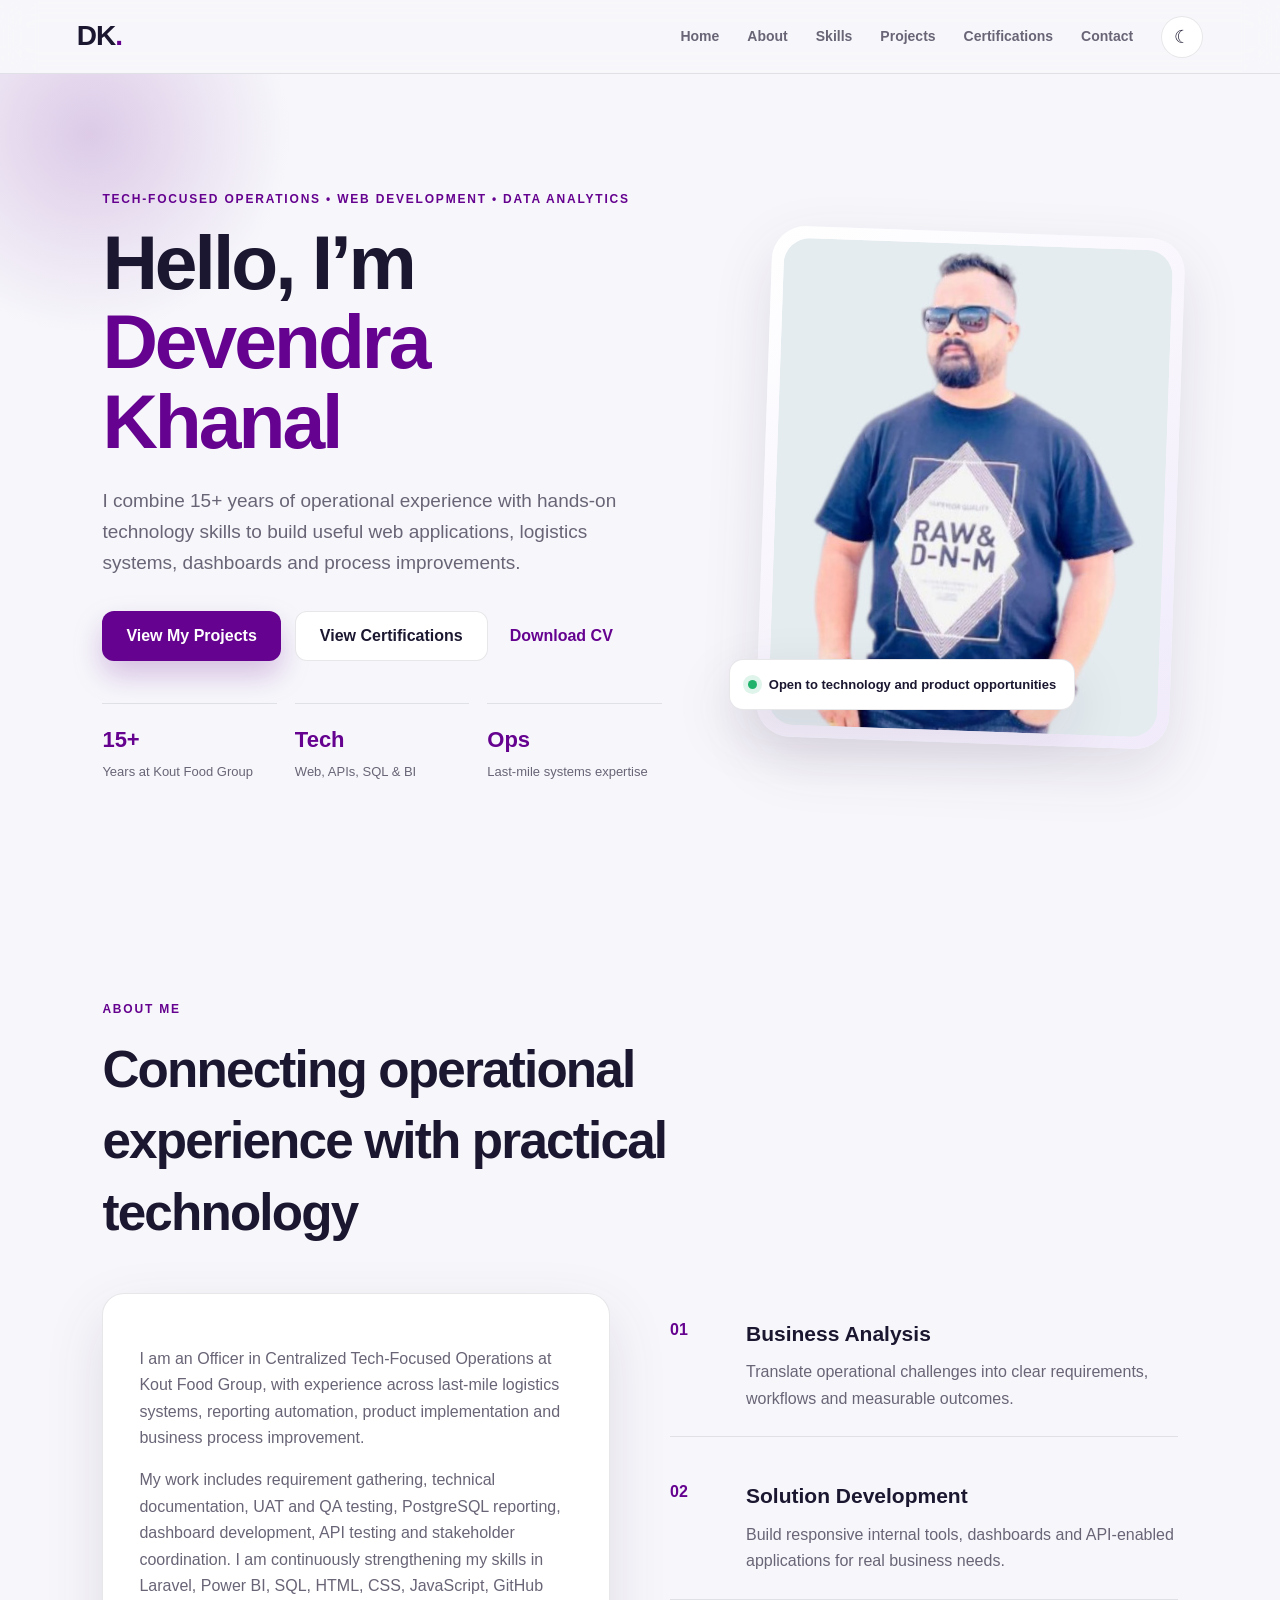
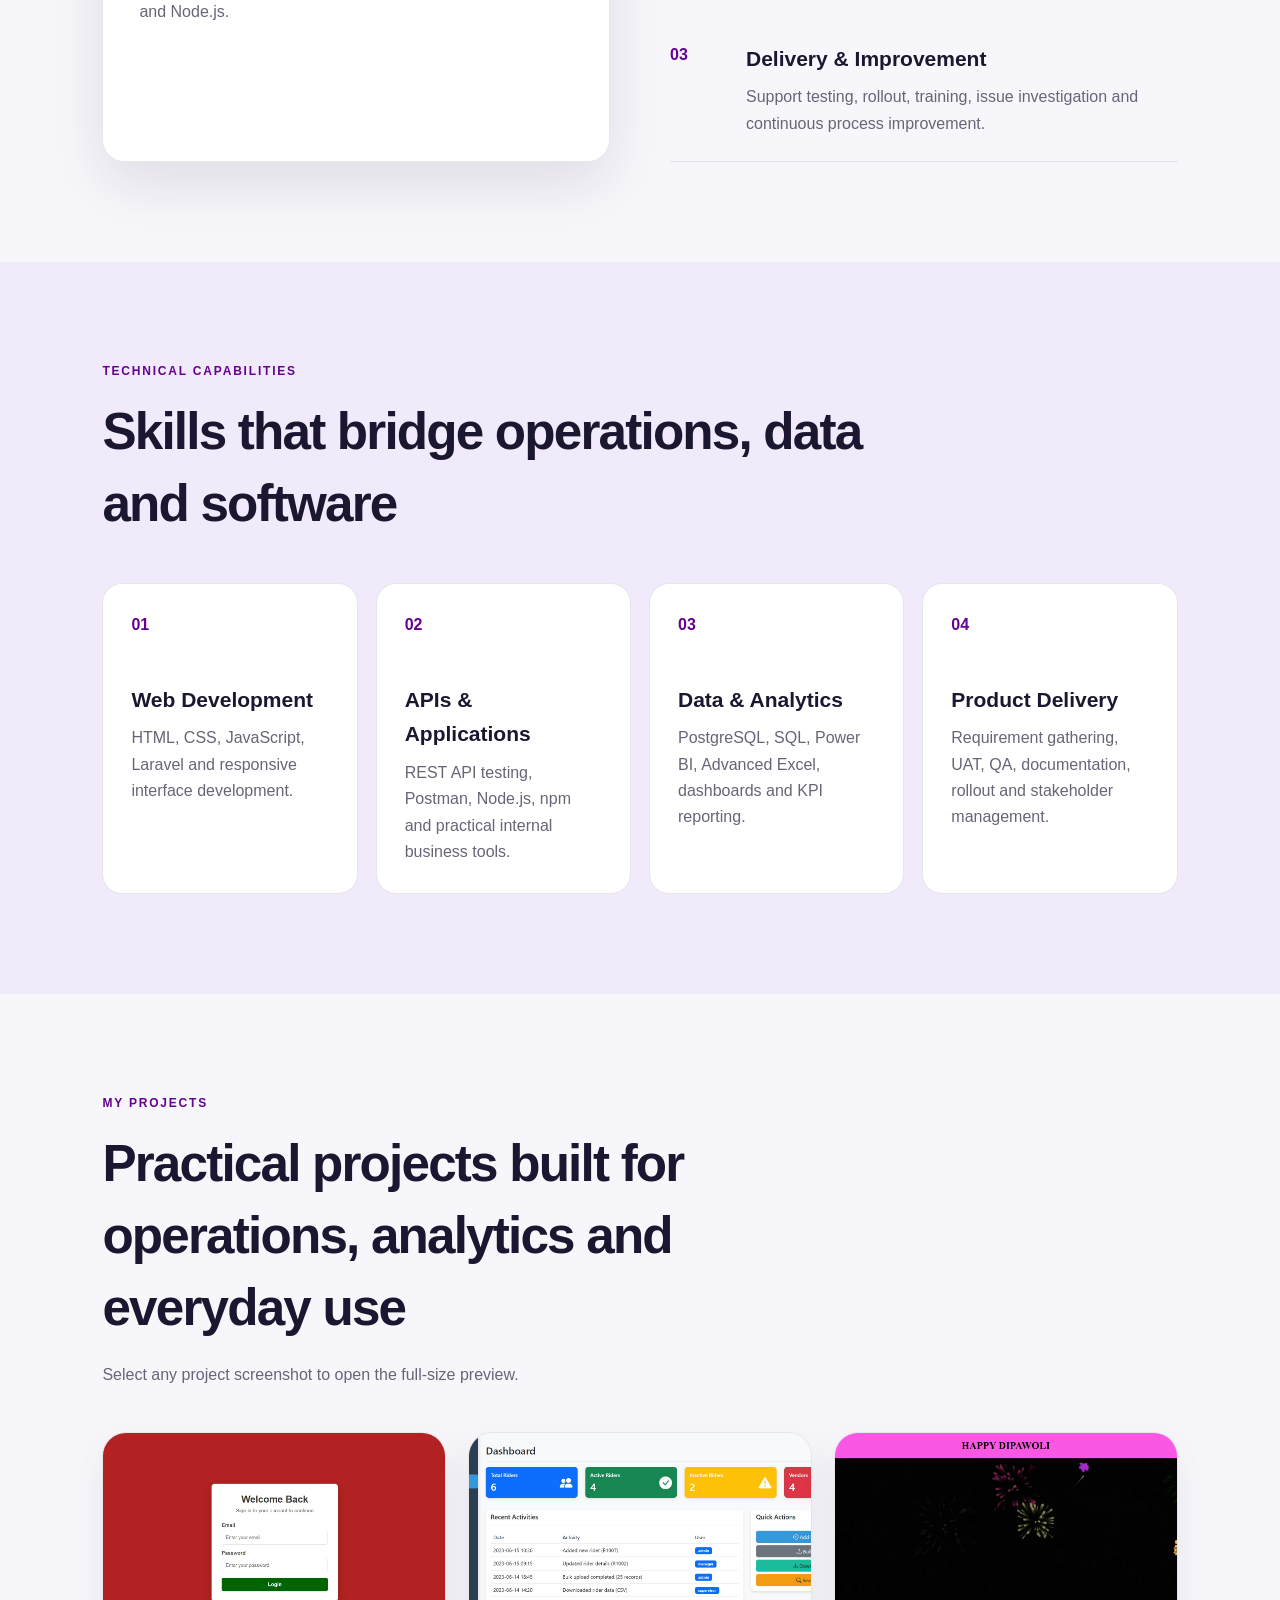
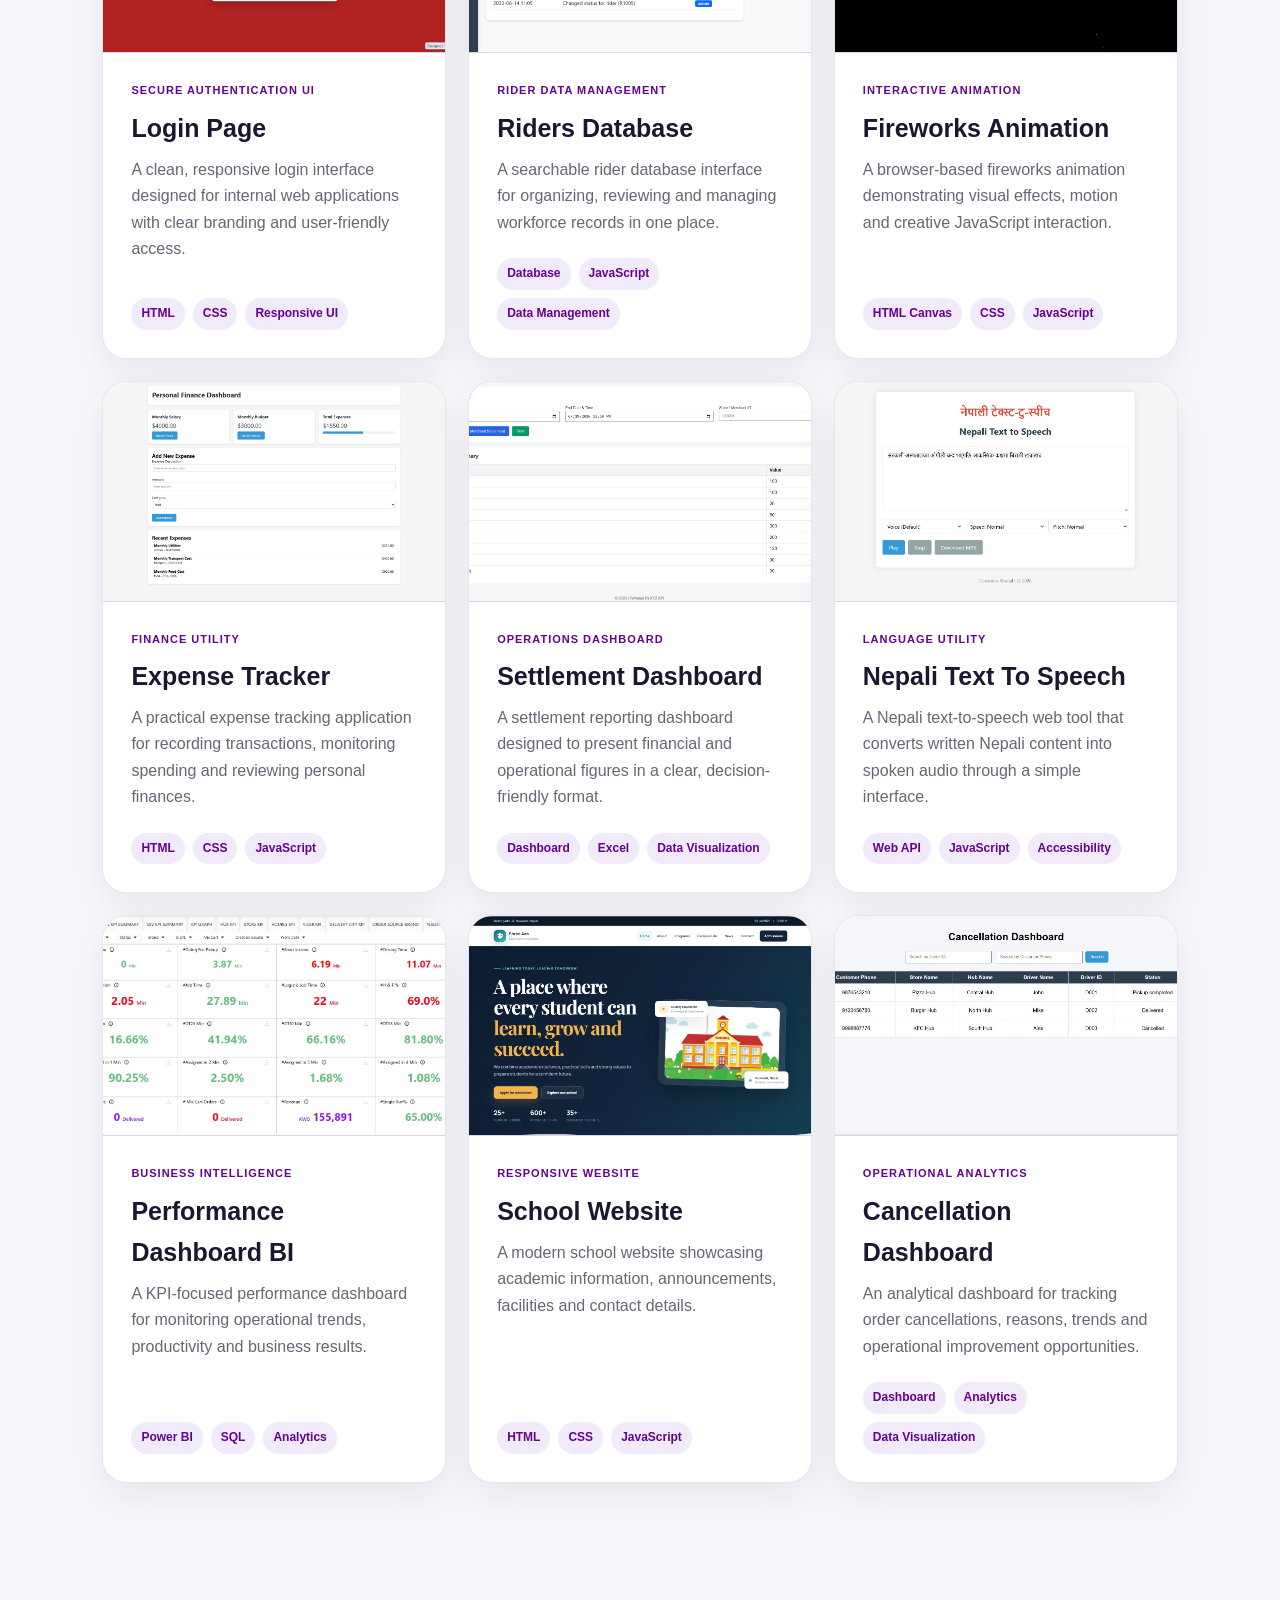
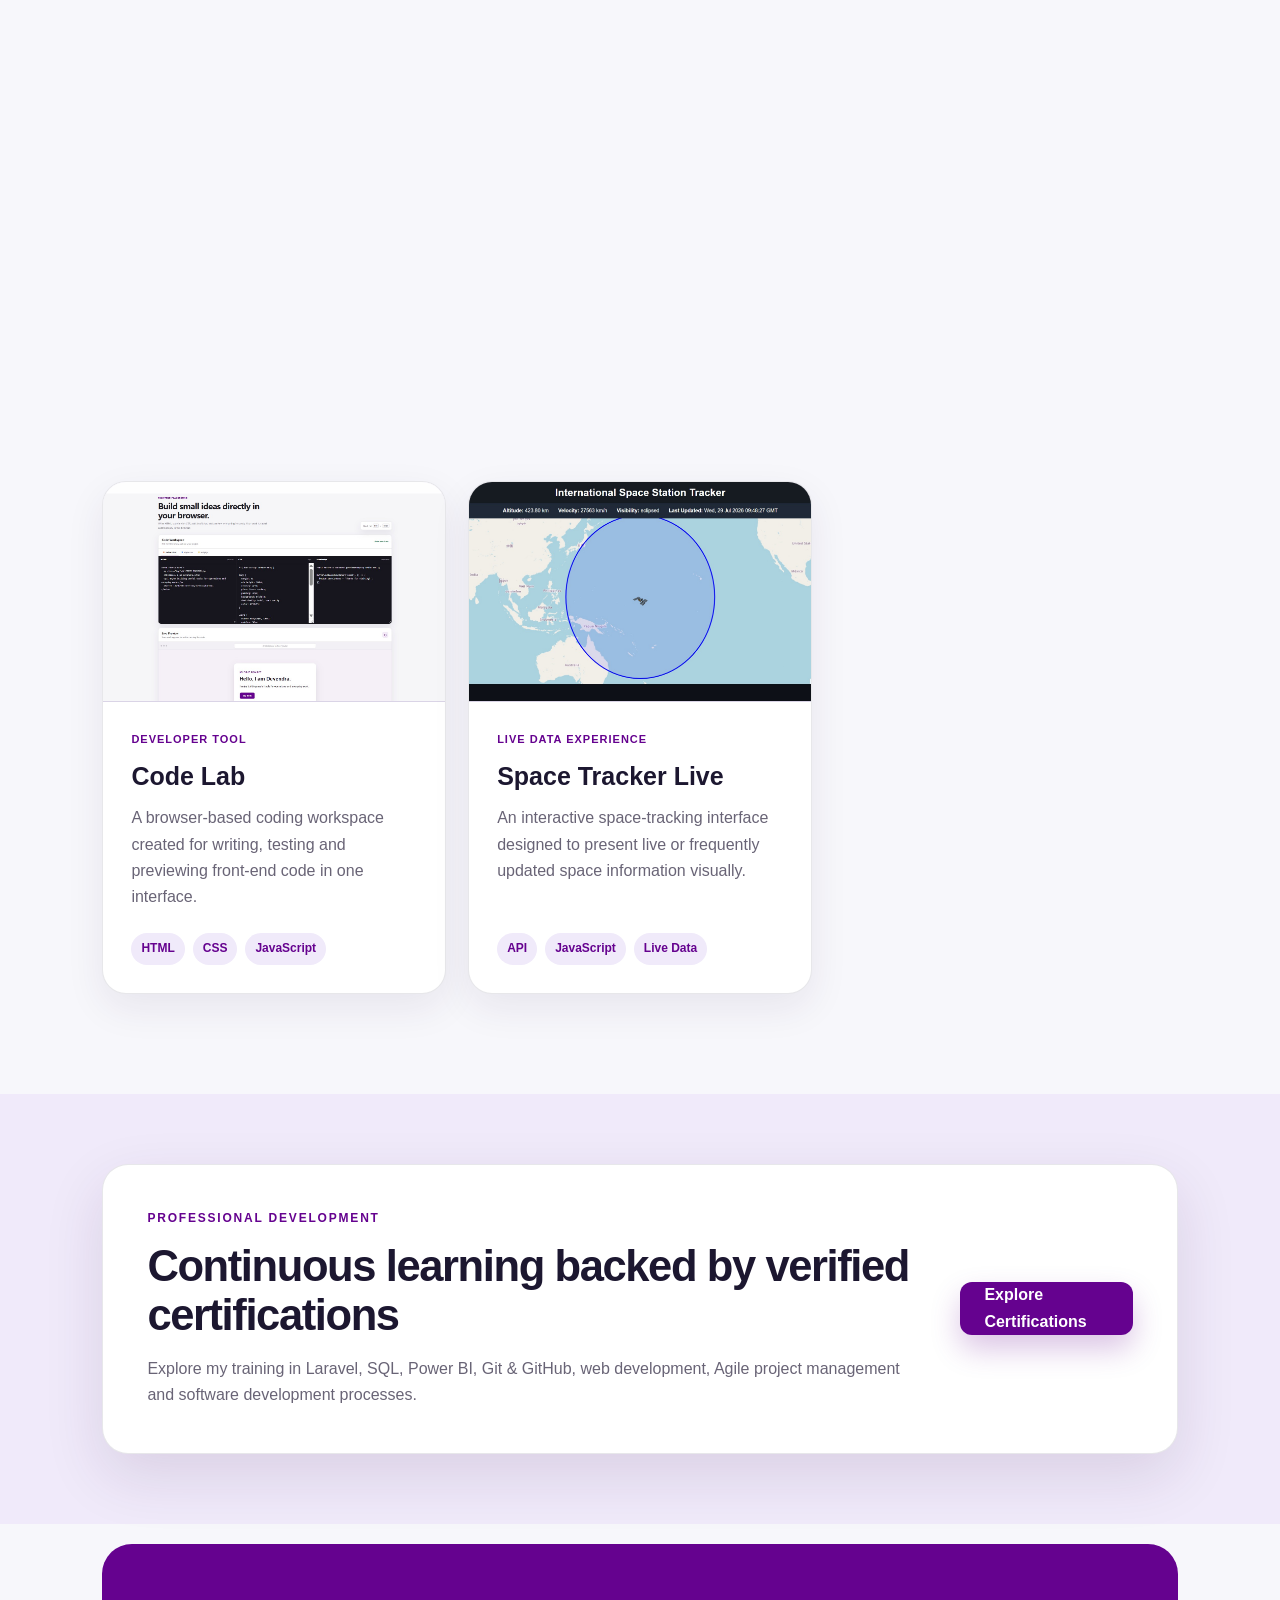
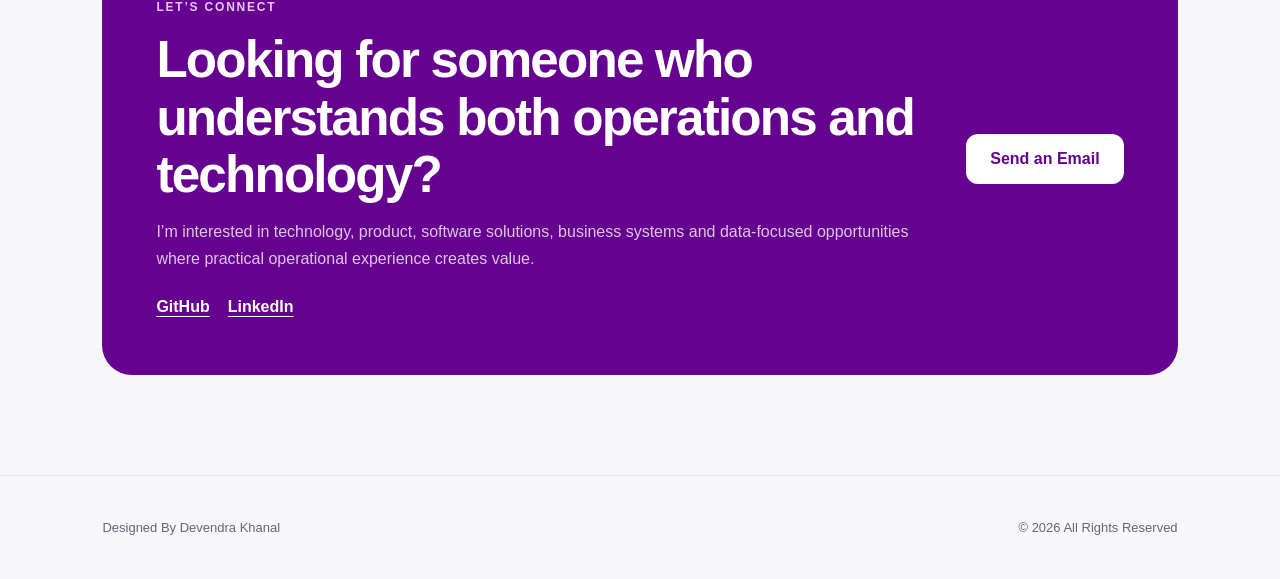
<file: index.html>
<!DOCTYPE html>
<html lang="en">
<head>
  <meta charset="UTF-8">
  <meta name="viewport" content="width=device-width, initial-scale=1.0">
  <meta name="description" content="Portfolio of Devendra Khanal, a tech-focused operations professional specializing in logistics systems, data analytics, web applications and process improvement.">
  <title>Devendra Khanal | Portfolio</title>
  <link rel="stylesheet" href="style.css">
</head>
<body>
  <header class="site-header">
    <a class="brand" href="#home" aria-label="Devendra Khanal home">DK<span>.</span></a>
    <button class="menu-toggle" id="menuToggle" aria-label="Open navigation" aria-expanded="false">☰</button>
    <nav id="mainNav">
      <a href="#home">Home</a>
      <a href="#about">About</a>
      <a href="#skills">Skills</a>
      <a href="#portfolio">Projects</a>
      <a href="certifications.html">Certifications</a>
      <a href="#contact">Contact</a>
    </nav>
    <button class="theme-button" id="themeToggle" aria-label="Switch theme">☾</button>
  </header>

  <main>
    <section class="hero" id="home">
      <div class="hero-copy reveal">
        <p class="eyebrow">TECH-FOCUSED OPERATIONS • WEB DEVELOPMENT • DATA ANALYTICS</p>
        <h1>Hello, I’m <span>Devendra Khanal</span></h1>
        <p class="hero-text">
          I combine 15+ years of operational experience with hands-on technology skills to build useful web applications, logistics systems, dashboards and process improvements.
        </p>
        <div class="hero-actions">
          <a class="button primary" href="#portfolio">View My Projects</a>
          <a class="button secondary" href="certifications.html">View Certifications</a>
          <a class="button text-button" href="assets/documents/Devendra-Khanal-Resume.docx" download>Download CV</a>
        </div>
        <div class="quick-facts">
          <div><strong>15+</strong><span>Years at Kout Food Group</span></div>
          <div><strong>Tech</strong><span>Web, APIs, SQL & BI</span></div>
          <div><strong>Ops</strong><span>Last-mile systems expertise</span></div>
        </div>
      </div>

      <div class="hero-visual reveal">
        <div class="photo-frame">
          <img src="assets/images/devendra-khanal.jpg" alt="Devendra Khanal">
        </div>
        <div class="status-card">
          <span class="status-dot"></span>
          Open to technology and product opportunities
        </div>
      </div>
    </section>

    <section class="section" id="about">
      <div class="section-heading reveal">
        <p class="eyebrow">ABOUT ME</p>
        <h2>Connecting operational experience with practical technology</h2>
      </div>
      <div class="about-grid">
        <div class="about-card reveal">
          <p>
            I am an Officer in Centralized Tech-Focused Operations at Kout Food Group, with experience across last-mile logistics systems, reporting automation, product implementation and business process improvement.
          </p>
          <p>
            My work includes requirement gathering, technical documentation, UAT and QA testing, PostgreSQL reporting, dashboard development, API testing and stakeholder coordination. I am continuously strengthening my skills in Laravel, Power BI, SQL, HTML, CSS, JavaScript, GitHub and Node.js.
          </p>
        </div>
        <div class="experience-list reveal">
          <article><span>01</span><div><h3>Business Analysis</h3><p>Translate operational challenges into clear requirements, workflows and measurable outcomes.</p></div></article>
          <article><span>02</span><div><h3>Solution Development</h3><p>Build responsive internal tools, dashboards and API-enabled applications for real business needs.</p></div></article>
          <article><span>03</span><div><h3>Delivery & Improvement</h3><p>Support testing, rollout, training, issue investigation and continuous process improvement.</p></div></article>
        </div>
      </div>
    </section>

    <section class="section soft-section" id="skills">
      <div class="section-heading reveal">
        <p class="eyebrow">TECHNICAL CAPABILITIES</p>
        <h2>Skills that bridge operations, data and software</h2>
      </div>
      <div class="skills-grid">
        <article class="skill-card reveal"><span>01</span><h3>Web Development</h3><p>HTML, CSS, JavaScript, Laravel and responsive interface development.</p></article>
        <article class="skill-card reveal"><span>02</span><h3>APIs & Applications</h3><p>REST API testing, Postman, Node.js, npm and practical internal business tools.</p></article>
        <article class="skill-card reveal"><span>03</span><h3>Data & Analytics</h3><p>PostgreSQL, SQL, Power BI, Advanced Excel, dashboards and KPI reporting.</p></article>
        <article class="skill-card reveal"><span>04</span><h3>Product Delivery</h3><p>Requirement gathering, UAT, QA, documentation, rollout and stakeholder management.</p></article>
      </div>
    </section>

    <section class="section" id="portfolio">
      <div class="section-heading reveal">
        <p class="eyebrow">MY PROJECTS</p>
        <h2>Practical projects built for operations, analytics and everyday use</h2>
        <p class="section-intro">Select any project screenshot to open the full-size preview.</p>
      </div>
      <div class="projects-grid project-gallery">
        <article class="project-card reveal">
          <a class="project-image project-preview" href="assets/projects/login-page.jpg" target="_blank" rel="noopener" aria-label="Open full screenshot of Login Page">
            <img src="assets/projects/login-page.jpg" alt="Login Page project screenshot" loading="lazy">
            <span class="preview-label">View Screenshot</span>
          </a>
          <div class="project-content">
            <span class="project-tag">SECURE AUTHENTICATION UI</span>
            <h3>Login Page</h3>
            <p>A clean, responsive login interface designed for internal web applications with clear branding and user-friendly access.</p>
            <div class="tech-list"><span>HTML</span><span>CSS</span><span>Responsive UI</span></div>
          </div>
        </article>
        <article class="project-card reveal">
          <a class="project-image project-preview" href="assets/projects/riders-database.jpg" target="_blank" rel="noopener" aria-label="Open full screenshot of Riders Database">
            <img src="assets/projects/riders-database.jpg" alt="Riders Database project screenshot" loading="lazy">
            <span class="preview-label">View Screenshot</span>
          </a>
          <div class="project-content">
            <span class="project-tag">RIDER DATA MANAGEMENT</span>
            <h3>Riders Database</h3>
            <p>A searchable rider database interface for organizing, reviewing and managing workforce records in one place.</p>
            <div class="tech-list"><span>Database</span><span>JavaScript</span><span>Data Management</span></div>
          </div>
        </article>
        <article class="project-card reveal">
          <a class="project-image project-preview" href="assets/projects/fireworks-animation.jpg" target="_blank" rel="noopener" aria-label="Open full screenshot of Fireworks Animation">
            <img src="assets/projects/fireworks-animation.jpg" alt="Fireworks Animation project screenshot" loading="lazy">
            <span class="preview-label">View Screenshot</span>
          </a>
          <div class="project-content">
            <span class="project-tag">INTERACTIVE ANIMATION</span>
            <h3>Fireworks Animation</h3>
            <p>A browser-based fireworks animation demonstrating visual effects, motion and creative JavaScript interaction.</p>
            <div class="tech-list"><span>HTML Canvas</span><span>CSS</span><span>JavaScript</span></div>
          </div>
        </article>
        <article class="project-card reveal">
          <a class="project-image project-preview" href="assets/projects/expense-tracker.jpg" target="_blank" rel="noopener" aria-label="Open full screenshot of Expense Tracker">
            <img src="assets/projects/expense-tracker.jpg" alt="Expense Tracker project screenshot" loading="lazy">
            <span class="preview-label">View Screenshot</span>
          </a>
          <div class="project-content">
            <span class="project-tag">FINANCE UTILITY</span>
            <h3>Expense Tracker</h3>
            <p>A practical expense tracking application for recording transactions, monitoring spending and reviewing personal finances.</p>
            <div class="tech-list"><span>HTML</span><span>CSS</span><span>JavaScript</span></div>
          </div>
        </article>
        <article class="project-card reveal">
          <a class="project-image project-preview" href="assets/projects/settlement-dashboard.jpg" target="_blank" rel="noopener" aria-label="Open full screenshot of Settlement Dashboard">
            <img src="assets/projects/settlement-dashboard.jpg" alt="Settlement Dashboard project screenshot" loading="lazy">
            <span class="preview-label">View Screenshot</span>
          </a>
          <div class="project-content">
            <span class="project-tag">OPERATIONS DASHBOARD</span>
            <h3>Settlement Dashboard</h3>
            <p>A settlement reporting dashboard designed to present financial and operational figures in a clear, decision-friendly format.</p>
            <div class="tech-list"><span>Dashboard</span><span>Excel</span><span>Data Visualization</span></div>
          </div>
        </article>
        <article class="project-card reveal">
          <a class="project-image project-preview" href="assets/projects/nepali-text-to-speech.jpg" target="_blank" rel="noopener" aria-label="Open full screenshot of Nepali Text To Speech">
            <img src="assets/projects/nepali-text-to-speech.jpg" alt="Nepali Text To Speech project screenshot" loading="lazy">
            <span class="preview-label">View Screenshot</span>
          </a>
          <div class="project-content">
            <span class="project-tag">LANGUAGE UTILITY</span>
            <h3>Nepali Text To Speech</h3>
            <p>A Nepali text-to-speech web tool that converts written Nepali content into spoken audio through a simple interface.</p>
            <div class="tech-list"><span>Web API</span><span>JavaScript</span><span>Accessibility</span></div>
          </div>
        </article>
        <article class="project-card reveal">
          <a class="project-image project-preview" href="assets/projects/performance-dashboard-bi.jpg" target="_blank" rel="noopener" aria-label="Open full screenshot of Performance Dashboard BI">
            <img src="assets/projects/performance-dashboard-bi.jpg" alt="Performance Dashboard BI project screenshot" loading="lazy">
            <span class="preview-label">View Screenshot</span>
          </a>
          <div class="project-content">
            <span class="project-tag">BUSINESS INTELLIGENCE</span>
            <h3>Performance Dashboard BI</h3>
            <p>A KPI-focused performance dashboard for monitoring operational trends, productivity and business results.</p>
            <div class="tech-list"><span>Power BI</span><span>SQL</span><span>Analytics</span></div>
          </div>
        </article>
        <article class="project-card reveal">
          <a class="project-image project-preview" href="assets/projects/school-website.jpg" target="_blank" rel="noopener" aria-label="Open full screenshot of School Website">
            <img src="assets/projects/school-website.jpg" alt="School Website project screenshot" loading="lazy">
            <span class="preview-label">View Screenshot</span>
          </a>
          <div class="project-content">
            <span class="project-tag">RESPONSIVE WEBSITE</span>
            <h3>School Website</h3>
            <p>A modern school website showcasing academic information, announcements, facilities and contact details.</p>
            <div class="tech-list"><span>HTML</span><span>CSS</span><span>JavaScript</span></div>
          </div>
        </article>
        <article class="project-card reveal">
          <a class="project-image project-preview" href="assets/projects/cancelation-dashboard.jpg" target="_blank" rel="noopener" aria-label="Open full screenshot of Cancellation Dashboard">
            <img src="assets/projects/cancelation-dashboard.jpg" alt="Cancellation Dashboard project screenshot" loading="lazy">
            <span class="preview-label">View Screenshot</span>
          </a>
          <div class="project-content">
            <span class="project-tag">OPERATIONAL ANALYTICS</span>
            <h3>Cancellation Dashboard</h3>
            <p>An analytical dashboard for tracking order cancellations, reasons, trends and operational improvement opportunities.</p>
            <div class="tech-list"><span>Dashboard</span><span>Analytics</span><span>Data Visualization</span></div>
          </div>
        </article>
        <article class="project-card reveal">
          <a class="project-image project-preview" href="assets/projects/password-generater.jpg" target="_blank" rel="noopener" aria-label="Open full screenshot of Password Generator">
            <img src="assets/projects/password-generater.jpg" alt="Password Generator project screenshot" loading="lazy">
            <span class="preview-label">View Screenshot</span>
          </a>
          <div class="project-content">
            <span class="project-tag">SECURITY UTILITY</span>
            <h3>Password Generator</h3>
            <p>A lightweight password generator that creates strong passwords using configurable character and length options.</p>
            <div class="tech-list"><span>HTML</span><span>CSS</span><span>JavaScript</span></div>
          </div>
        </article>
        <article class="project-card reveal">
          <a class="project-image project-preview" href="assets/projects/online-ordering-system.jpg" target="_blank" rel="noopener" aria-label="Open full screenshot of Online Ordering System">
            <img src="assets/projects/online-ordering-system.jpg" alt="Online Ordering System project screenshot" loading="lazy">
            <span class="preview-label">View Screenshot</span>
          </a>
          <div class="project-content">
            <span class="project-tag">ORDERING PLATFORM</span>
            <h3>Online Ordering System</h3>
            <p>A customer-facing ordering interface designed to browse products, place orders and support a simple digital ordering journey.</p>
            <div class="tech-list"><span>Web App</span><span>JavaScript</span><span>UI/UX</span></div>
          </div>
        </article>
        <article class="project-card reveal">
          <a class="project-image project-preview" href="assets/projects/task-reminder.jpg" target="_blank" rel="noopener" aria-label="Open full screenshot of Task Reminder">
            <img src="assets/projects/task-reminder.jpg" alt="Task Reminder project screenshot" loading="lazy">
            <span class="preview-label">View Screenshot</span>
          </a>
          <div class="project-content">
            <span class="project-tag">PRODUCTIVITY TOOL</span>
            <h3>Task Reminder</h3>
            <p>A task reminder application for creating, organizing and tracking personal or work-related activities.</p>
            <div class="tech-list"><span>HTML</span><span>CSS</span><span>JavaScript</span></div>
          </div>
        </article>
        <article class="project-card reveal">
          <a class="project-image project-preview" href="assets/projects/code-lab.jpg" target="_blank" rel="noopener" aria-label="Open full screenshot of Code Lab">
            <img src="assets/projects/code-lab.jpg" alt="Code Lab project screenshot" loading="lazy">
            <span class="preview-label">View Screenshot</span>
          </a>
          <div class="project-content">
            <span class="project-tag">DEVELOPER TOOL</span>
            <h3>Code Lab</h3>
            <p>A browser-based coding workspace created for writing, testing and previewing front-end code in one interface.</p>
            <div class="tech-list"><span>HTML</span><span>CSS</span><span>JavaScript</span></div>
          </div>
        </article>
        <article class="project-card reveal">
          <a class="project-image project-preview" href="assets/projects/space-tracker-live.jpg" target="_blank" rel="noopener" aria-label="Open full screenshot of Space Tracker Live">
            <img src="assets/projects/space-tracker-live.jpg" alt="Space Tracker Live project screenshot" loading="lazy">
            <span class="preview-label">View Screenshot</span>
          </a>
          <div class="project-content">
            <span class="project-tag">LIVE DATA EXPERIENCE</span>
            <h3>Space Tracker Live</h3>
            <p>An interactive space-tracking interface designed to present live or frequently updated space information visually.</p>
            <div class="tech-list"><span>API</span><span>JavaScript</span><span>Live Data</span></div>
          </div>
        </article>
      </div>
    </section>

    <section class="certificate-highlight section soft-section">
      <div class="certificate-highlight-card reveal">
        <div>
          <p class="eyebrow">PROFESSIONAL DEVELOPMENT</p>
          <h2>Continuous learning backed by verified certifications</h2>
          <p>Explore my training in Laravel, SQL, Power BI, Git & GitHub, web development, Agile project management and software development processes.</p>
        </div>
        <a class="button primary" href="certifications.html">Explore Certifications</a>
      </div>
    </section>

    <section class="contact-section" id="contact">
      <div class="contact-card reveal">
        <div>
          <p class="eyebrow">LET’S CONNECT</p>
          <h2>Looking for someone who understands both operations and technology?</h2>
          <p>I’m interested in technology, product, software solutions, business systems and data-focused opportunities where practical operational experience creates value.</p>
          <div class="contact-links">
            <a href="https://github.com/Khanal2023" target="_blank" rel="noopener">GitHub</a>
            <a href="https://www.linkedin.com/in/devendra-khanal-1b839b21b/" target="_blank" rel="noopener">LinkedIn</a>
          </div>
        </div>
        <a class="button light" href="mailto:devendrakhanal7@gmail.com">Send an Email</a>
      </div>
    </section>
  </main>

  <footer>
    <p>Designed By Devendra Khanal</p>
    <p>© <span id="year"></span> All Rights Reserved</p>
  </footer>

  <script src="script.js"></script>
</body>
</html>
</file>
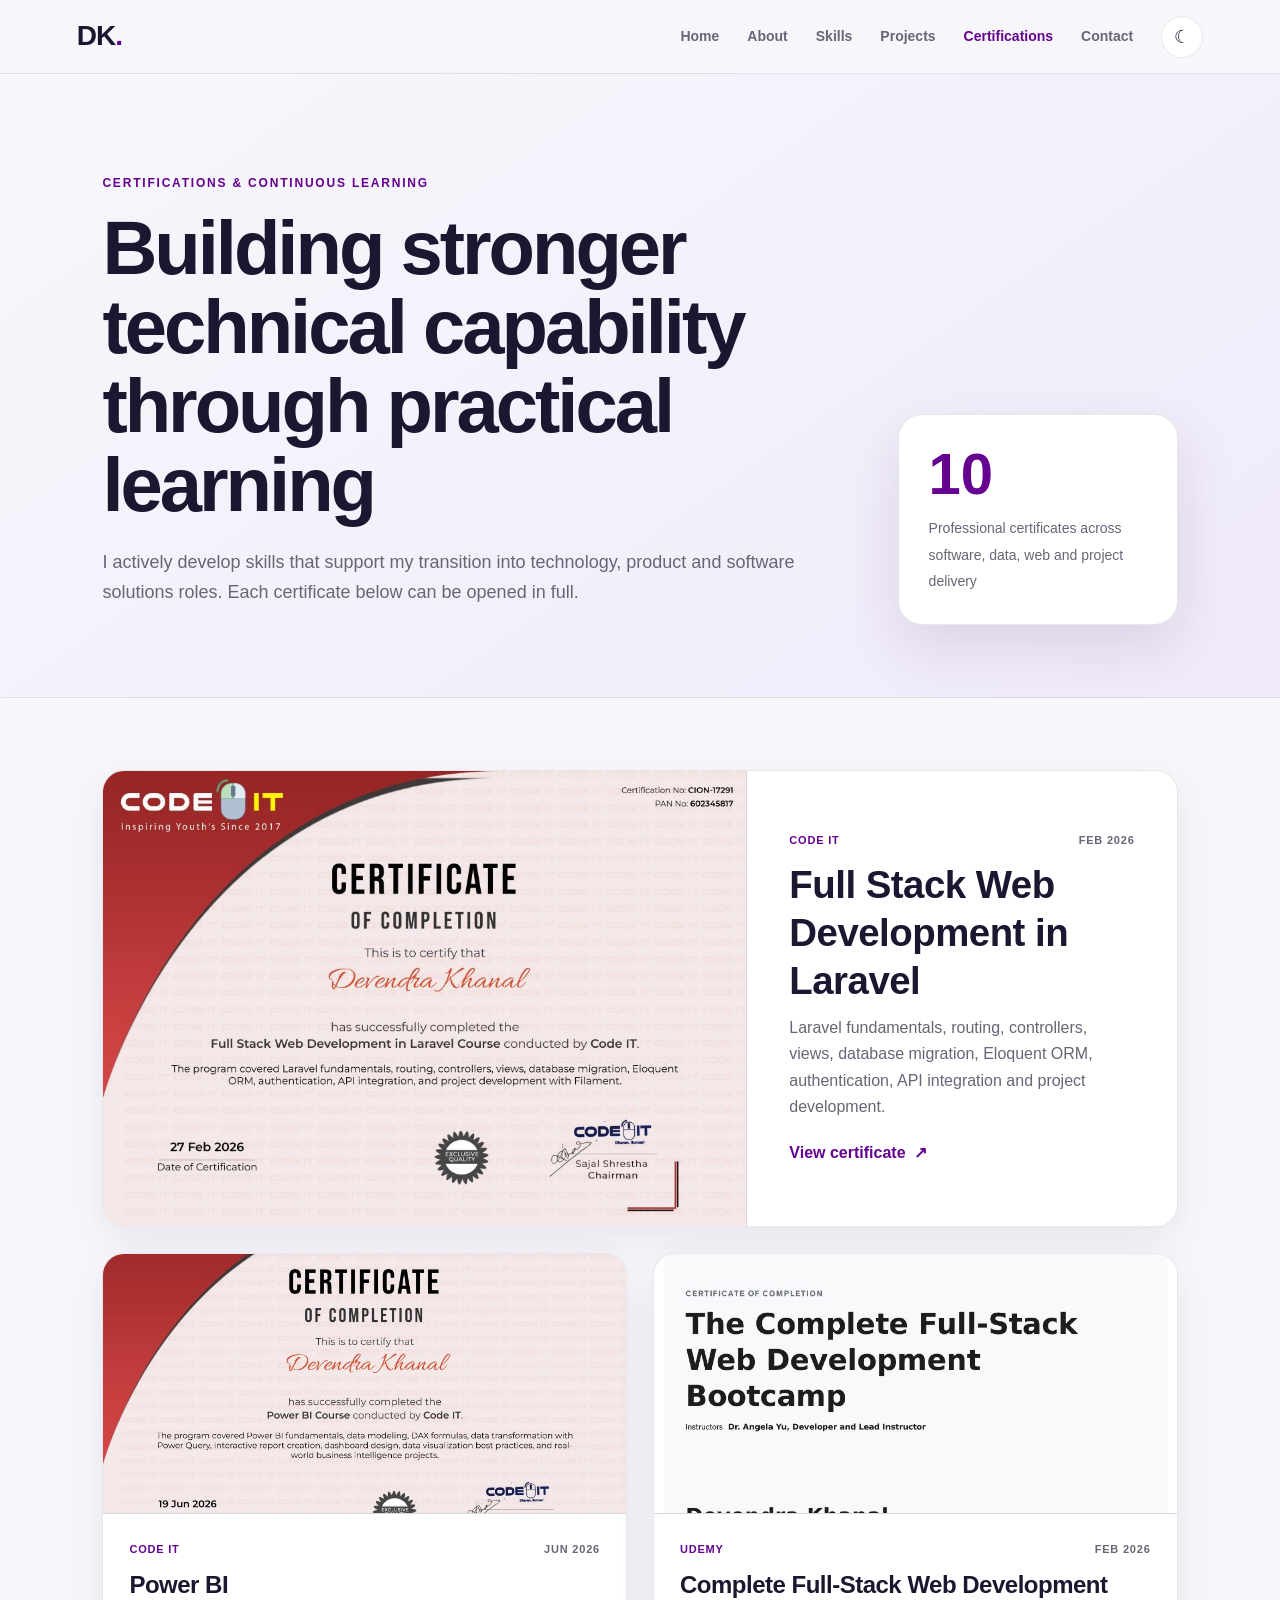
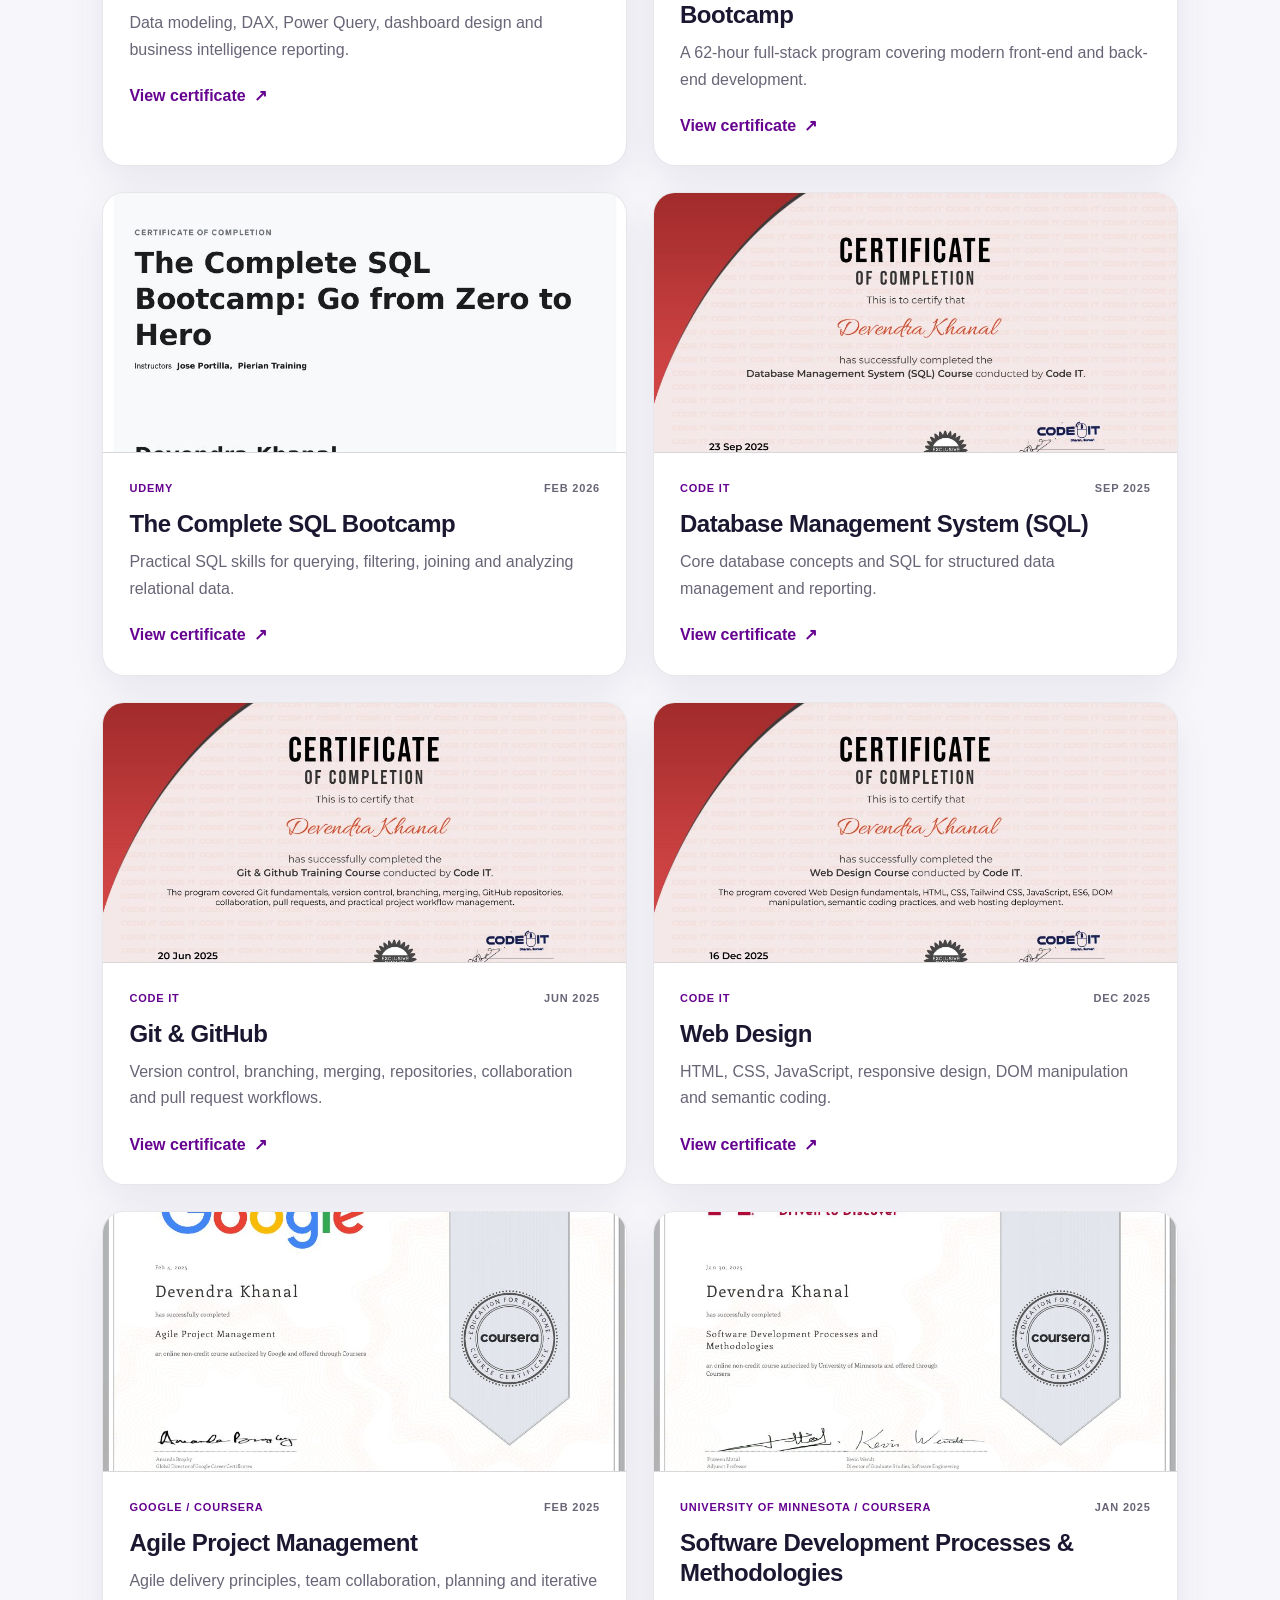
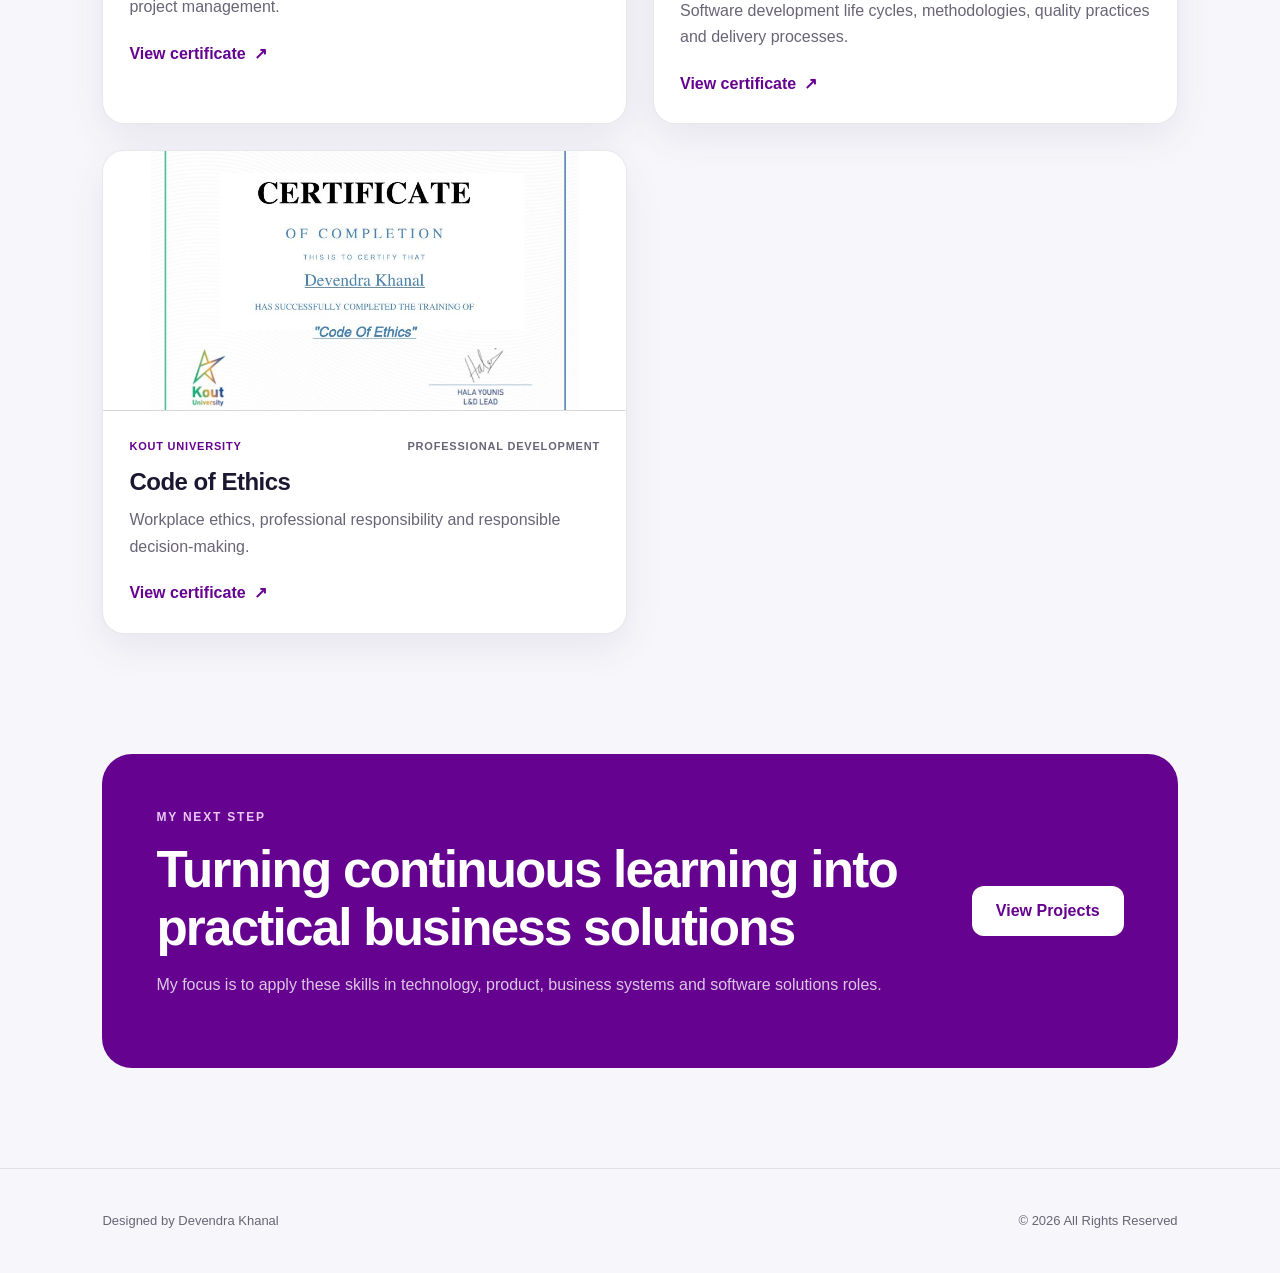
<file: certifications.html>
<!DOCTYPE html>
<html lang="en">
<head>
  <meta charset="UTF-8">
  <meta name="viewport" content="width=device-width, initial-scale=1.0">
  <meta name="description" content="Professional certifications completed by Devendra Khanal in software development, SQL, Laravel, Power BI, Git, Agile project management and web development.">
  <title>Certifications | Devendra Khanal</title>
  <link rel="stylesheet" href="style.css">
</head>
<body>
  <header class="site-header">
    <a class="brand" href="index.html">DK<span>.</span></a>
    <button class="menu-toggle" id="menuToggle" aria-label="Open navigation" aria-expanded="false">☰</button>
    <nav id="mainNav">
      <a href="index.html#home">Home</a>
      <a href="index.html#about">About</a>
      <a href="index.html#skills">Skills</a>
      <a href="index.html#portfolio">Projects</a>
      <a class="active" href="certifications.html">Certifications</a>
      <a href="index.html#contact">Contact</a>
    </nav>
    <button class="theme-button" id="themeToggle" aria-label="Switch theme">☾</button>
  </header>

  <main>
    <section class="page-hero">
      <div class="reveal">
        <p class="eyebrow">CERTIFICATIONS & CONTINUOUS LEARNING</p>
        <h1>Building stronger technical capability through practical learning</h1>
        <p>I actively develop skills that support my transition into technology, product and software solutions roles. Each certificate below can be opened in full.</p>
      </div>
      <div class="cert-summary reveal">
        <strong>10</strong>
        <span>Professional certificates across software, data, web and project delivery</span>
      </div>
    </section>

    <section class="section certificate-section">
      <div class="certificate-grid">
        <article class="certificate-card reveal featured-certificate">
          <a class="certificate-preview" href="assets/certificates/full-stack-laravel.pdf" target="_blank" rel="noopener">
            <img src="assets/certificates/full-stack-laravel.jpg" alt="Full Stack Web Development in Laravel certificate">
          </a>
          <div class="certificate-content">
            <div class="certificate-meta"><span>Code IT</span><time datetime="2026-02-27">Feb 2026</time></div>
            <h2>Full Stack Web Development in Laravel</h2>
            <p>Laravel fundamentals, routing, controllers, views, database migration, Eloquent ORM, authentication, API integration and project development.</p>
            <a class="certificate-link" href="assets/certificates/full-stack-laravel.pdf" target="_blank" rel="noopener">View certificate <span>↗</span></a>
          </div>
        </article>

        <article class="certificate-card reveal">
          <a class="certificate-preview" href="assets/certificates/power-bi.pdf" target="_blank" rel="noopener"><img src="assets/certificates/power-bi.jpg" alt="Power BI certificate"></a>
          <div class="certificate-content"><div class="certificate-meta"><span>Code IT</span><time datetime="2026-06-19">Jun 2026</time></div><h2>Power BI</h2><p>Data modeling, DAX, Power Query, dashboard design and business intelligence reporting.</p><a class="certificate-link" href="assets/certificates/power-bi.pdf" target="_blank" rel="noopener">View certificate <span>↗</span></a></div>
        </article>

        <article class="certificate-card reveal">
          <a class="certificate-preview" href="assets/certificates/full-stack-web-development-bootcamp.pdf" target="_blank" rel="noopener"><img src="assets/certificates/full-stack-web-development-bootcamp.jpg" alt="Complete Full-Stack Web Development Bootcamp certificate"></a>
          <div class="certificate-content"><div class="certificate-meta"><span>Udemy</span><time datetime="2026-02-12">Feb 2026</time></div><h2>Complete Full-Stack Web Development Bootcamp</h2><p>A 62-hour full-stack program covering modern front-end and back-end development.</p><a class="certificate-link" href="assets/certificates/full-stack-web-development-bootcamp.pdf" target="_blank" rel="noopener">View certificate <span>↗</span></a></div>
        </article>

        <article class="certificate-card reveal">
          <a class="certificate-preview" href="assets/certificates/complete-sql-bootcamp.pdf" target="_blank" rel="noopener"><img src="assets/certificates/complete-sql-bootcamp.jpg" alt="Complete SQL Bootcamp certificate"></a>
          <div class="certificate-content"><div class="certificate-meta"><span>Udemy</span><time datetime="2026-02-15">Feb 2026</time></div><h2>The Complete SQL Bootcamp</h2><p>Practical SQL skills for querying, filtering, joining and analyzing relational data.</p><a class="certificate-link" href="assets/certificates/complete-sql-bootcamp.pdf" target="_blank" rel="noopener">View certificate <span>↗</span></a></div>
        </article>

        <article class="certificate-card reveal">
          <a class="certificate-preview" href="assets/certificates/database-management-system-sql.pdf" target="_blank" rel="noopener"><img src="assets/certificates/database-management-system-sql.jpg" alt="Database Management System SQL certificate"></a>
          <div class="certificate-content"><div class="certificate-meta"><span>Code IT</span><time datetime="2025-09-23">Sep 2025</time></div><h2>Database Management System (SQL)</h2><p>Core database concepts and SQL for structured data management and reporting.</p><a class="certificate-link" href="assets/certificates/database-management-system-sql.pdf" target="_blank" rel="noopener">View certificate <span>↗</span></a></div>
        </article>

        <article class="certificate-card reveal">
          <a class="certificate-preview" href="assets/certificates/git-and-github.pdf" target="_blank" rel="noopener"><img src="assets/certificates/git-and-github.jpg" alt="Git and GitHub certificate"></a>
          <div class="certificate-content"><div class="certificate-meta"><span>Code IT</span><time datetime="2025-06-20">Jun 2025</time></div><h2>Git & GitHub</h2><p>Version control, branching, merging, repositories, collaboration and pull request workflows.</p><a class="certificate-link" href="assets/certificates/git-and-github.pdf" target="_blank" rel="noopener">View certificate <span>↗</span></a></div>
        </article>

        <article class="certificate-card reveal">
          <a class="certificate-preview" href="assets/certificates/web-design.pdf" target="_blank" rel="noopener"><img src="assets/certificates/web-design.jpg" alt="Web Design certificate"></a>
          <div class="certificate-content"><div class="certificate-meta"><span>Code IT</span><time datetime="2025-12-16">Dec 2025</time></div><h2>Web Design</h2><p>HTML, CSS, JavaScript, responsive design, DOM manipulation and semantic coding.</p><a class="certificate-link" href="assets/certificates/web-design.pdf" target="_blank" rel="noopener">View certificate <span>↗</span></a></div>
        </article>

        <article class="certificate-card reveal">
          <a class="certificate-preview" href="assets/certificates/agile-project-management.pdf" target="_blank" rel="noopener"><img src="assets/certificates/agile-project-management.jpg" alt="Agile Project Management certificate"></a>
          <div class="certificate-content"><div class="certificate-meta"><span>Google / Coursera</span><time datetime="2025-02-04">Feb 2025</time></div><h2>Agile Project Management</h2><p>Agile delivery principles, team collaboration, planning and iterative project management.</p><a class="certificate-link" href="assets/certificates/agile-project-management.pdf" target="_blank" rel="noopener">View certificate <span>↗</span></a></div>
        </article>

        <article class="certificate-card reveal">
          <a class="certificate-preview" href="assets/certificates/software-development-processes.pdf" target="_blank" rel="noopener"><img src="assets/certificates/software-development-processes.jpg" alt="Software Development Processes and Methodologies certificate"></a>
          <div class="certificate-content"><div class="certificate-meta"><span>University of Minnesota / Coursera</span><time datetime="2025-01-30">Jan 2025</time></div><h2>Software Development Processes & Methodologies</h2><p>Software development life cycles, methodologies, quality practices and delivery processes.</p><a class="certificate-link" href="assets/certificates/software-development-processes.pdf" target="_blank" rel="noopener">View certificate <span>↗</span></a></div>
        </article>

        <article class="certificate-card reveal">
          <a class="certificate-preview" href="assets/certificates/code-of-ethics.pdf" target="_blank" rel="noopener"><img src="assets/certificates/code-of-ethics.jpg" alt="Code of Ethics certificate"></a>
          <div class="certificate-content"><div class="certificate-meta"><span>Kout University</span><time>Professional Development</time></div><h2>Code of Ethics</h2><p>Workplace ethics, professional responsibility and responsible decision-making.</p><a class="certificate-link" href="assets/certificates/code-of-ethics.pdf" target="_blank" rel="noopener">View certificate <span>↗</span></a></div>
        </article>
      </div>
    </section>

    <section class="contact-section">
      <div class="contact-card reveal">
        <div><p class="eyebrow">MY NEXT STEP</p><h2>Turning continuous learning into practical business solutions</h2><p>My focus is to apply these skills in technology, product, business systems and software solutions roles.</p></div>
        <a class="button light" href="index.html#portfolio">View Projects</a>
      </div>
    </section>
  </main>

  <footer><p>Designed by Devendra Khanal</p><p>© <span id="year"></span> All Rights Reserved</p></footer>
  <script src="script.js"></script>
</body>
</html>
</file>
<file: style.css>
:root {
  --bg: #f7f7fb;
  --surface: #ffffff;
  --soft: #f0eafa;
  --text: #1c1730;
  --muted: #696476;
  --primary: #65028f;
  --primary-dark: #470064;
  --border: rgba(28, 23, 48, 0.1);
  --shadow: 0 22px 60px rgba(56, 26, 77, 0.12);
}

body.dark-theme {
  --bg: #100d16;
  --surface: #191520;
  --soft: #21172a;
  --text: #f8f5fb;
  --muted: #bcb4c6;
  --border: rgba(255,255,255,0.1);
  --shadow: 0 22px 60px rgba(0,0,0,0.32);
}

* { box-sizing: border-box; }
html { scroll-behavior: smooth; }
body {
  margin: 0;
  font-family: Inter, "Segoe UI", Arial, sans-serif;
  background: var(--bg);
  color: var(--text);
  line-height: 1.65;
  transition: background .3s ease, color .3s ease;
}
img { max-width: 100%; display: block; }
a { color: inherit; }

.site-header {
  position: sticky;
  top: 0;
  z-index: 1000;
  min-height: 74px;
  display: flex;
  align-items: center;
  gap: 28px;
  padding: 0 6vw;
  background: color-mix(in srgb, var(--bg) 88%, transparent);
  backdrop-filter: blur(16px);
  border-bottom: 1px solid var(--border);
}
.brand { font-size: 28px; font-weight: 900; text-decoration: none; letter-spacing: -1px; }
.brand span { color: var(--primary); }
nav { margin-left: auto; display: flex; gap: 28px; }
nav a { text-decoration: none; color: var(--muted); font-weight: 650; font-size: 14px; }
nav a:hover { color: var(--primary); }
.theme-button, .menu-toggle {
  width: 42px; height: 42px; border-radius: 50%; border: 1px solid var(--border);
  background: var(--surface); color: var(--text); cursor: pointer; font-size: 18px;
}
.menu-toggle { display: none; }

.hero {
  min-height: calc(100vh - 74px);
  display: grid;
  grid-template-columns: 1.15fr .85fr;
  align-items: center;
  gap: 8vw;
  padding: 90px 8vw;
  overflow: hidden;
  position: relative;
}
.hero::before {
  content: ""; position: absolute; width: 420px; height: 420px; border-radius: 50%;
  background: radial-gradient(circle, rgba(101,2,143,.18), transparent 68%);
  top: -150px; left: -120px; pointer-events: none;
}
.eyebrow { color: var(--primary); font-size: 12px; font-weight: 850; letter-spacing: 1.8px; margin: 0 0 14px; }
.hero h1 { font-size: clamp(44px, 6vw, 78px); line-height: 1.03; letter-spacing: -3px; margin: 0 0 24px; max-width: 820px; }
.hero h1 span { color: var(--primary); }
.hero-text { max-width: 690px; color: var(--muted); font-size: 19px; }
.hero-actions { display: flex; flex-wrap: wrap; gap: 14px; margin: 32px 0 42px; }
.button { display: inline-flex; align-items: center; justify-content: center; min-height: 50px; padding: 0 24px; border-radius: 12px; text-decoration: none; font-weight: 750; transition: .25s ease; }
.button.primary { background: var(--primary); color: white; box-shadow: 0 14px 30px rgba(101,2,143,.23); }
.button.primary:hover { background: var(--primary-dark); transform: translateY(-2px); }
.button.secondary { border: 1px solid var(--border); background: var(--surface); }
.button.secondary:hover { border-color: var(--primary); color: var(--primary); }
.quick-facts { display: grid; grid-template-columns: repeat(3, 1fr); gap: 18px; max-width: 680px; }
.quick-facts div { padding-top: 18px; border-top: 1px solid var(--border); }
.quick-facts strong { display: block; font-size: 22px; color: var(--primary); }
.quick-facts span { color: var(--muted); font-size: 13px; }
.hero-visual { position: relative; max-width: 520px; justify-self: center; }
.photo-frame { border-radius: 34px; padding: 12px; background: linear-gradient(145deg, var(--surface), var(--soft)); box-shadow: var(--shadow); transform: rotate(2deg); }
.photo-frame img { border-radius: 26px; width: 100%; aspect-ratio: 1 / 1.05; object-fit: cover; object-position: center top; }
.status-card { position: absolute; left: -35px; bottom: 32px; background: var(--surface); border: 1px solid var(--border); box-shadow: var(--shadow); border-radius: 14px; padding: 14px 18px; font-size: 13px; font-weight: 700; }
.status-dot { width: 9px; height: 9px; display: inline-block; margin-right: 8px; border-radius: 50%; background: #20b26b; box-shadow: 0 0 0 5px rgba(32,178,107,.14); }

.section { padding: 100px 8vw; }
.soft-section { background: var(--soft); }
.section-heading { max-width: 760px; margin-bottom: 44px; }
.section-heading h2, .contact-card h2 { font-size: clamp(34px, 4vw, 54px); line-height: 1.12; letter-spacing: -1.8px; margin: 0; }
.about-grid { display: grid; grid-template-columns: 1fr 1fr; gap: 60px; }
.about-card { background: var(--surface); border: 1px solid var(--border); box-shadow: var(--shadow); border-radius: 22px; padding: 36px; color: var(--muted); }
.experience-list { display: grid; gap: 18px; }
.experience-list article { display: grid; grid-template-columns: 58px 1fr; gap: 18px; padding: 24px 0; border-bottom: 1px solid var(--border); }
.experience-list span, .skill-card > span { color: var(--primary); font-weight: 850; }
h3 { margin: 0 0 8px; font-size: 21px; }
.experience-list p, .skill-card p, .project-card p { color: var(--muted); margin: 0; }
.skills-grid { display: grid; grid-template-columns: repeat(4, 1fr); gap: 18px; }
.skill-card { background: var(--surface); border: 1px solid var(--border); border-radius: 20px; padding: 28px; min-height: 245px; transition: .25s ease; }
.skill-card:hover { transform: translateY(-6px); box-shadow: var(--shadow); }
.skill-card h3 { margin-top: 44px; }
.projects-grid { display: grid; grid-template-columns: 1.2fr .8fr; gap: 22px; }
.project-card { background: var(--surface); border: 1px solid var(--border); border-radius: 24px; overflow: hidden; box-shadow: var(--shadow); }
.project-image { height: 300px; overflow: hidden; background: var(--soft); }
.project-image img { width: 100%; height: 100%; object-fit: cover; }
.project-content { padding: 28px; }
.project-tag { font-size: 11px; font-weight: 850; letter-spacing: 1px; color: var(--primary); }
.project-card h3 { font-size: 25px; margin-top: 8px; }
.tech-list { display: flex; flex-wrap: wrap; gap: 8px; margin-top: 22px; }
.tech-list span { background: var(--soft); color: var(--primary); padding: 6px 10px; border-radius: 999px; font-size: 12px; font-weight: 750; }
.text-project { min-height: 294px; position: relative; }
.project-icon { position: absolute; right: 24px; top: 22px; color: var(--primary); font-size: 34px; }
.contact-section { padding: 20px 8vw 100px; }
.contact-card { background: var(--primary); color: white; border-radius: 30px; padding: 54px; display: flex; align-items: center; justify-content: space-between; gap: 36px; }
.contact-card .eyebrow { color: #e9c8f6; }
.contact-card p:not(.eyebrow) { color: rgba(255,255,255,.78); max-width: 760px; }
.button.light { background: white; color: var(--primary); white-space: nowrap; }
footer { padding: 28px 8vw; border-top: 1px solid var(--border); display: flex; justify-content: space-between; color: var(--muted); font-size: 13px; }
.reveal { opacity: 0; transform: translateY(22px); transition: opacity .7s ease, transform .7s ease; }
.reveal.visible { opacity: 1; transform: translateY(0); }

@media (max-width: 980px) {
  .hero, .about-grid { grid-template-columns: 1fr; }
  .hero { padding-top: 60px; }
  .hero-visual { max-width: 430px; }
  .skills-grid { grid-template-columns: repeat(2, 1fr); }
  .projects-grid { grid-template-columns: 1fr; }
  .contact-card { align-items: flex-start; flex-direction: column; }
}

@media (max-width: 760px) {
  .site-header { padding: 0 5vw; }
  .menu-toggle { display: inline-grid; place-items: center; margin-left: auto; }
  nav { position: absolute; top: 74px; left: 0; right: 0; margin: 0; padding: 18px 5vw; background: var(--surface); border-bottom: 1px solid var(--border); display: none; flex-direction: column; gap: 16px; }
  nav.open { display: flex; }
  .hero, .section { padding-left: 5vw; padding-right: 5vw; }
  .hero h1 { letter-spacing: -2px; }
  .quick-facts { grid-template-columns: 1fr; }
  .status-card { left: 12px; bottom: 18px; }
  .skills-grid { grid-template-columns: 1fr; }
  .contact-section { padding-left: 5vw; padding-right: 5vw; }
  .contact-card { padding: 34px 26px; }
  footer { flex-direction: column; gap: 4px; padding-left: 5vw; padding-right: 5vw; }
}

/* Portfolio refinements */
nav a.active { color: var(--primary); }
.button.text-button { color: var(--primary); padding-left: 8px; padding-right: 8px; }
.button.text-button:hover { color: var(--primary-dark); transform: translateY(-2px); }
.photo-frame { max-width: 450px; }
.photo-frame img { aspect-ratio: 4 / 5; object-position: center 12%; }
.contact-links { display: flex; flex-wrap: wrap; gap: 18px; margin-top: 22px; }
.contact-links a { color: white; font-weight: 750; text-underline-offset: 4px; }
.certificate-highlight { padding-top: 70px; padding-bottom: 70px; }
.certificate-highlight-card { display: flex; align-items: center; justify-content: space-between; gap: 44px; padding: 44px; border-radius: 26px; background: var(--surface); border: 1px solid var(--border); box-shadow: var(--shadow); }
.certificate-highlight-card h2 { font-size: clamp(30px, 3.4vw, 46px); line-height: 1.12; letter-spacing: -1.4px; margin: 0 0 14px; }
.certificate-highlight-card p:not(.eyebrow) { color: var(--muted); max-width: 780px; margin-bottom: 0; }

/* Certifications page */
.page-hero { min-height: 520px; padding: 100px 8vw 72px; display: grid; grid-template-columns: 1fr 280px; align-items: end; gap: 80px; background: linear-gradient(145deg, var(--bg), var(--soft)); border-bottom: 1px solid var(--border); }
.page-hero h1 { font-size: clamp(44px, 6vw, 76px); line-height: 1.04; letter-spacing: -3px; margin: 0 0 24px; max-width: 920px; }
.page-hero p:not(.eyebrow) { color: var(--muted); font-size: 18px; max-width: 800px; }
.cert-summary { background: var(--surface); border: 1px solid var(--border); border-radius: 24px; padding: 30px; box-shadow: var(--shadow); }
.cert-summary strong { display: block; color: var(--primary); font-size: 58px; line-height: 1; margin-bottom: 12px; }
.cert-summary span { color: var(--muted); font-size: 14px; }
.certificate-section { padding-top: 72px; }
.certificate-grid { display: grid; grid-template-columns: repeat(2, minmax(0, 1fr)); gap: 26px; }
.certificate-card { background: var(--surface); border: 1px solid var(--border); border-radius: 22px; overflow: hidden; box-shadow: 0 14px 38px rgba(56, 26, 77, .08); transition: transform .25s ease, box-shadow .25s ease; }
.certificate-card:hover { transform: translateY(-5px); box-shadow: var(--shadow); }
.certificate-preview { display: block; height: 260px; overflow: hidden; background: #eee; border-bottom: 1px solid var(--border); }
.certificate-preview img { width: 100%; height: 100%; object-fit: cover; object-position: center; transition: transform .35s ease; }
.certificate-card:hover .certificate-preview img { transform: scale(1.025); }
.certificate-content { padding: 26px; }
.certificate-meta { display: flex; justify-content: space-between; align-items: center; gap: 16px; color: var(--primary); font-size: 11px; font-weight: 850; text-transform: uppercase; letter-spacing: .8px; }
.certificate-meta time { color: var(--muted); text-align: right; }
.certificate-card h2 { font-size: 24px; line-height: 1.25; letter-spacing: -.5px; margin: 12px 0 10px; }
.certificate-card p { color: var(--muted); margin: 0 0 20px; }
.certificate-link { display: inline-flex; align-items: center; gap: 8px; color: var(--primary); font-weight: 800; text-decoration: none; }
.certificate-link:hover { color: var(--primary-dark); }
.featured-certificate { grid-column: 1 / -1; display: grid; grid-template-columns: 1.2fr .8fr; }
.featured-certificate .certificate-preview { height: 100%; min-height: 410px; border-bottom: 0; border-right: 1px solid var(--border); }
.featured-certificate .certificate-content { padding: 42px; align-self: center; }
.featured-certificate h2 { font-size: clamp(30px, 3vw, 42px); }

@media (max-width: 1080px) {
  nav { gap: 18px; }
  nav a { font-size: 13px; }
  .page-hero { grid-template-columns: 1fr; gap: 36px; }
  .cert-summary { max-width: 360px; }
}

@media (max-width: 820px) {
  .certificate-grid { grid-template-columns: 1fr; }
  .featured-certificate { grid-column: auto; display: block; }
  .featured-certificate .certificate-preview { min-height: 0; height: 270px; border-right: 0; border-bottom: 1px solid var(--border); }
  .featured-certificate .certificate-content { padding: 26px; }
  .certificate-highlight-card { align-items: flex-start; flex-direction: column; }
}

@media (max-width: 760px) {
  .page-hero { padding: 70px 5vw 52px; min-height: 0; }
  .page-hero h1 { letter-spacing: -2px; }
  .certificate-preview { height: 220px; }
  .certificate-meta { align-items: flex-start; flex-direction: column; gap: 4px; }
  .certificate-meta time { text-align: left; }
  .certificate-highlight-card { padding: 30px 24px; }
}


/* Expanded project gallery */
.section-intro { max-width: 720px; margin: -14px 0 34px; color: var(--muted); }
.projects-grid.project-gallery { grid-template-columns: repeat(3, minmax(0, 1fr)); align-items: stretch; }
.project-gallery .project-card { display: flex; flex-direction: column; min-width: 0; box-shadow: 0 14px 38px rgba(56, 26, 77, .08); transition: transform .25s ease, box-shadow .25s ease; }
.project-gallery .project-card:hover { transform: translateY(-6px); box-shadow: var(--shadow); }
.project-gallery .project-image { position: relative; display: block; height: 220px; text-decoration: none; border-bottom: 1px solid var(--border); }
.project-gallery .project-image img { transition: transform .35s ease; }
.project-gallery .project-card:hover .project-image img { transform: scale(1.035); }
.project-gallery .project-content { display: flex; flex-direction: column; flex: 1; }
.project-gallery .tech-list { margin-top: auto; padding-top: 22px; }
.preview-label { position: absolute; right: 14px; bottom: 14px; padding: 7px 11px; border-radius: 999px; background: rgba(28, 23, 48, .84); color: #fff; font-size: 11px; font-weight: 800; letter-spacing: .3px; opacity: 0; transform: translateY(5px); transition: .25s ease; }
.project-preview:hover .preview-label, .project-preview:focus-visible .preview-label { opacity: 1; transform: translateY(0); }
.project-preview:focus-visible { outline: 3px solid var(--primary); outline-offset: -3px; }

@media (max-width: 1120px) {
  .projects-grid.project-gallery { grid-template-columns: repeat(2, minmax(0, 1fr)); }
}

@media (max-width: 680px) {
  .projects-grid.project-gallery { grid-template-columns: 1fr; }
  .project-gallery .project-image { height: 210px; }
  .preview-label { opacity: 1; transform: none; }
}


.section-heading h2{line-height:1.4;margin-bottom:18px;}
.section-intro{margin-top:0;line-height:1.7;}
</file>
